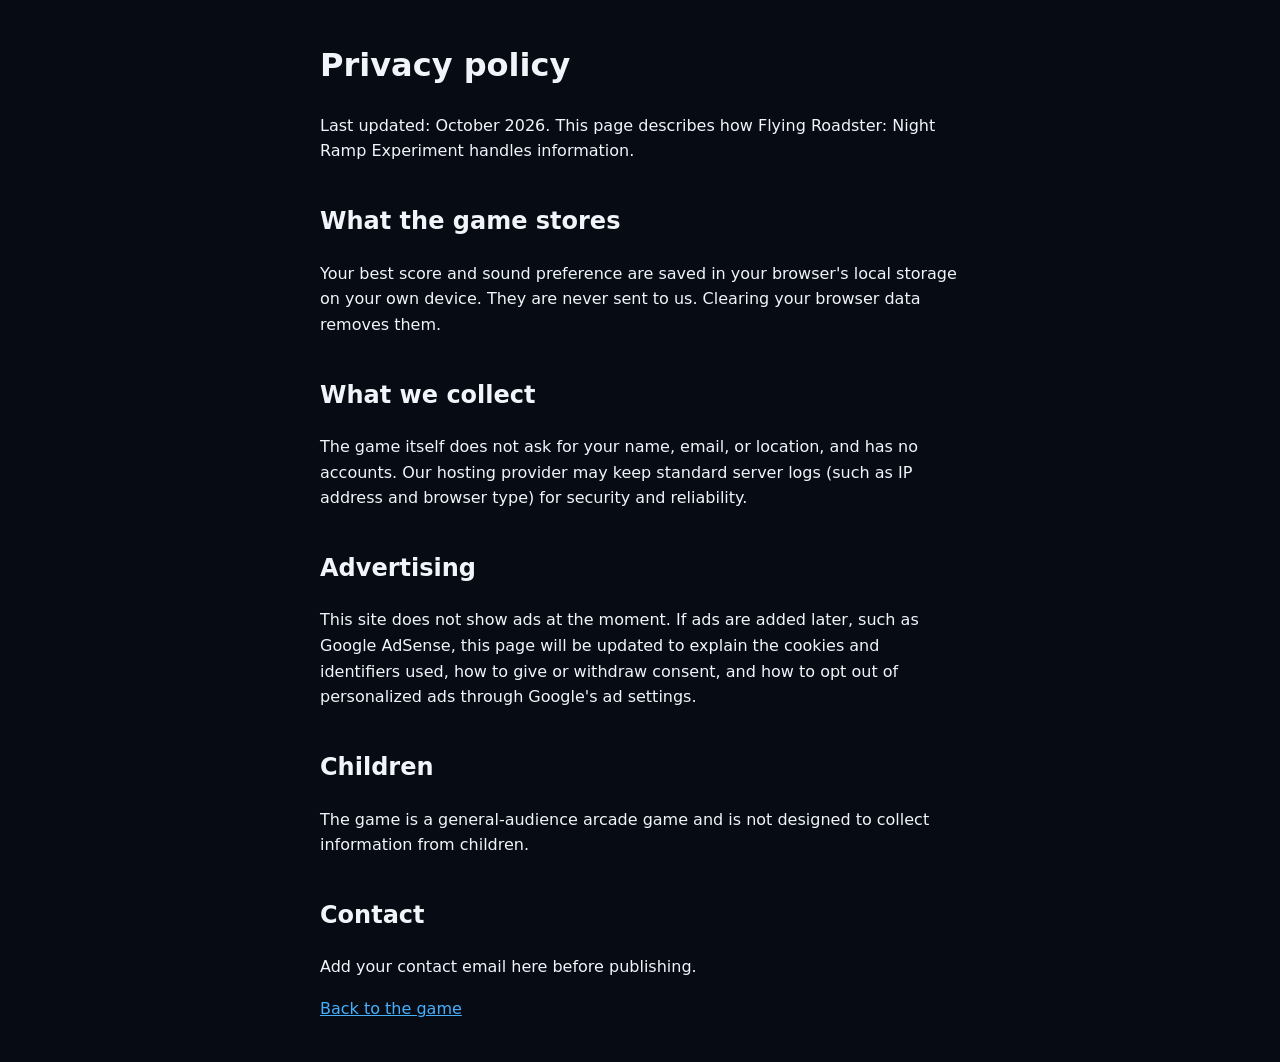
<file: privacy.html>
<!doctype html>
<html lang="en"><head><meta charset="utf-8"><meta name="viewport" content="width=device-width,initial-scale=1">
<title>Privacy policy - Flying Roadster</title>
<style>body{font:16px/1.6 system-ui,sans-serif;max-width:640px;margin:40px auto;padding:0 20px;background:#070b14;color:#f1f4f8}a{color:#46b0ff}h2{margin-top:1.6em}</style></head>
<body>
<h1>Privacy policy</h1>
<p>Last updated: October 2026. This page describes how Flying Roadster: Night Ramp Experiment handles information.</p>
<h2>What the game stores</h2>
<p>Your best score and sound preference are saved in your browser's local storage on your own device. They are never sent to us. Clearing your browser data removes them.</p>
<h2>What we collect</h2>
<p>The game itself does not ask for your name, email, or location, and has no accounts. Our hosting provider may keep standard server logs (such as IP address and browser type) for security and reliability.</p>
<h2>Advertising</h2>
<p>This site does not show ads at the moment. If ads are added later, such as Google AdSense, this page will be updated to explain the cookies and identifiers used, how to give or withdraw consent, and how to opt out of personalized ads through Google's ad settings.</p>
<h2>Children</h2>
<p>The game is a general-audience arcade game and is not designed to collect information from children.</p>
<h2>Contact</h2>
<p>Add your contact email here before publishing.</p>
<p><a href="index.html">Back to the game</a></p>
</body></html>
</file>
